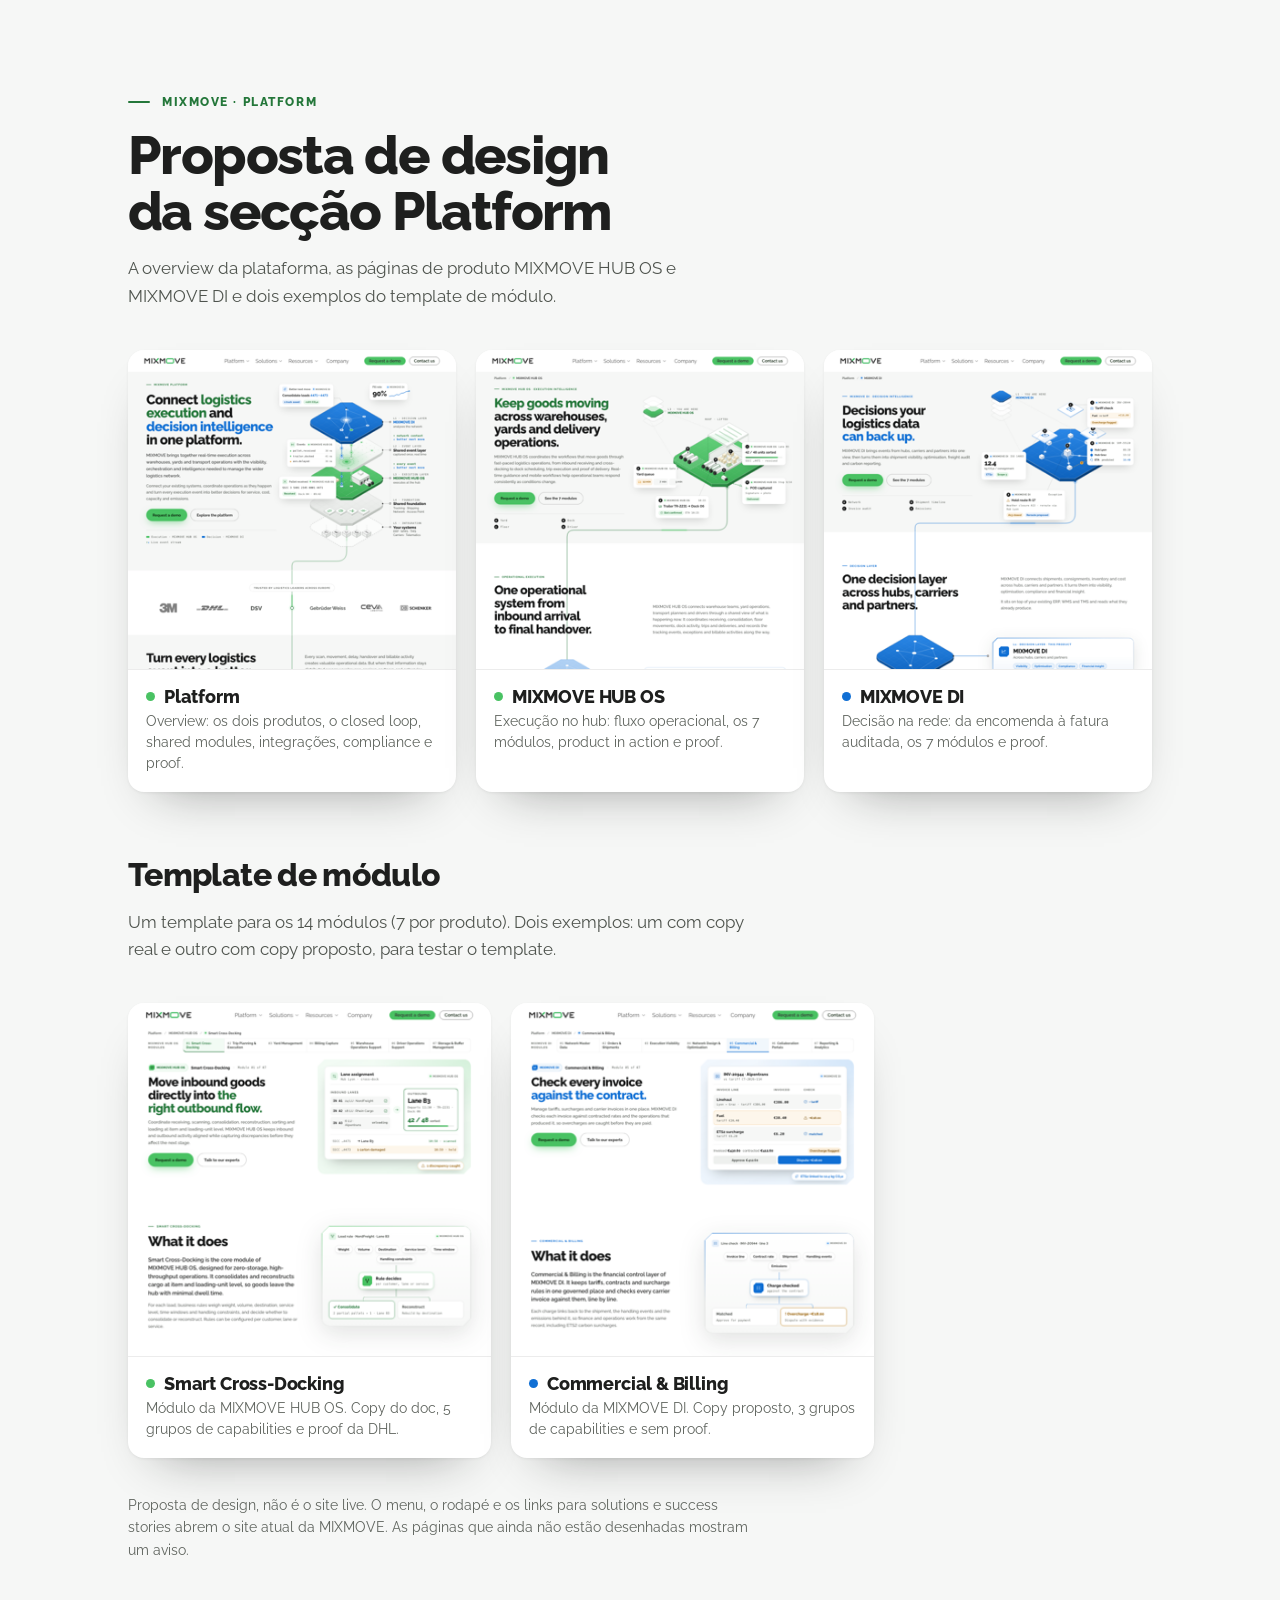
<file: index.html>
<!doctype html>
<html lang="pt">
<head>
<meta charset="utf-8">
<meta name="viewport" content="width=device-width,initial-scale=1">
<meta name="robots" content="noindex, nofollow">
<title>MIXMOVE Platform · proposta de design</title>
<link rel="stylesheet" href="tokens.css">
<style>
*{box-sizing:border-box;margin:0;padding:0}
body{font-family:var(--font);background:var(--gray-50);color:var(--ink-900);-webkit-font-smoothing:antialiased}
.wrap{max-width:1120px;margin:0 auto;padding:clamp(40px,7vw,88px) clamp(16px,5vw,48px)}
.ov{display:inline-flex;align-items:center;gap:12px;font-size:12px;font-weight:800;letter-spacing:.13em;text-transform:uppercase;color:#24773a}
.ov::before{content:"";width:22px;height:2px;border-radius:2px;background:currentColor}
h1{margin-top:18px;font-weight:800;font-size:clamp(32px,4.4vw,54px);line-height:1.04;letter-spacing:-.03em;max-width:18ch;text-wrap:balance}
p.lede{margin-top:16px;max-width:62ch;color:#4f544e;font-size:17px;line-height:1.6}
.grid{margin-top:40px;display:grid;grid-template-columns:repeat(3,minmax(0,1fr));gap:20px}
a.card{display:block;background:#fff;border-radius:16px;overflow:hidden;color:inherit;text-decoration:none;
  box-shadow:0 1px 3px rgba(20,22,20,.06),0 24px 50px -30px rgba(20,22,20,.45);transition:transform .2s}
a.card:hover{transform:translateY(-3px)}
a.card img{display:block;width:100%;height:auto;border-bottom:1px solid rgba(20,22,20,.08)}
.card b{display:flex;align-items:center;gap:9px;padding:16px 18px 4px;font-size:18px;font-weight:800;letter-spacing:-.01em}
.card i{width:9px;height:9px;border-radius:50%;background:#49c263}.card i.di{background:#106fd4}
.card span{display:block;padding:0 18px 18px;color:#5f645e;font-size:14px;line-height:1.5}
.note{margin-top:36px;font-size:14px;color:#5f645e;max-width:70ch;line-height:1.6}
.sub{margin-top:64px;font-weight:800;font-size:clamp(24px,2.6vw,32px);letter-spacing:-.02em}
.lede--sm{font-size:16px;margin-top:10px}
.grid--2{grid-template-columns:repeat(2,minmax(0,1fr));max-width:746px}
@media(max-width:820px){.grid,.grid--2{grid-template-columns:1fr}}
</style>
</head>
<body>
<main class="wrap">
  <span class="ov">MIXMOVE · Platform</span>
  <h1>Proposta de design da secção Platform</h1>
  <p class="lede">A overview da plataforma, as páginas de produto MIXMOVE HUB OS e MIXMOVE DI e dois exemplos do template de módulo.</p>
  <div class="grid">
    <a class="card" href="platform.html"><img src="assets/thumbs/final-platform.png" alt="Página /platform"><b><i></i>Platform</b><span>Overview: os dois produtos, o closed loop, shared modules, integrações, compliance e proof.</span></a>
    <a class="card" href="hub-os.html"><img src="assets/thumbs/final-hub-os.png" alt="Página MIXMOVE HUB OS"><b><i></i>MIXMOVE HUB OS</b><span>Execução no hub: fluxo operacional, os 7 módulos, product in action e proof.</span></a>
    <a class="card" href="di.html"><img src="assets/thumbs/final-di.png" alt="Página MIXMOVE DI"><b><i class="di"></i>MIXMOVE DI</b><span>Decisão na rede: da encomenda à fatura auditada, os 7 módulos e proof.</span></a>
  </div>
  <h2 class="sub">Template de módulo</h2>
  <p class="lede lede--sm">Um template para os 14 módulos (7 por produto). Dois exemplos: um com copy real e outro com copy proposto, para testar o template.</p>
  <div class="grid grid--2">
    <a class="card" href="smart-cross-docking.html"><img src="assets/thumbs/module-scd.png" alt="Módulo Smart Cross-Docking"><b><i></i>Smart Cross-Docking</b><span>Módulo da MIXMOVE HUB OS. Copy do doc, 5 grupos de capabilities e proof da DHL.</span></a>
    <a class="card" href="commercial-billing.html"><img src="assets/thumbs/module-cb.png" alt="Módulo Commercial &amp; Billing"><b><i class="di"></i>Commercial &amp; Billing</b><span>Módulo da MIXMOVE DI. Copy proposto, 3 grupos de capabilities e sem proof.</span></a>
  </div>
  <p class="note">Proposta de design, não é o site live. O menu, o rodapé e os links para solutions e success stories abrem o site atual da MIXMOVE. As páginas que ainda não estão desenhadas mostram um aviso.</p>
</main>
</body>
</html>
</file>
<file: tokens.css>
/* ============================================================
   MIXMOVE — Platform — design tokens (variables only)
   ------------------------------------------------------------
   Values are the brand tokens used across the Solutions and
   Case Studies builds (extracted from Figma "Page-Test").
   This file deliberately defines NO element or class rules:
   the production Webflow stylesheet already owns generic names
   (.display, .container, .card, .btn …) and would collide.
   Every page class is prefixed `pf-`.
   ============================================================ */
@import url('https://fonts.googleapis.com/css2?family=Raleway:ital,wght@0,400;0,500;0,600;0,700;0,800;0,900;1,400&display=swap');

:root{
  /* Ink + neutrals */
  --ink-950:#161717;
  --ink-900:#1e1f1e;
  --ink-800:#242625;
  --ink-700:#2c2e2d;
  --gray-50:#f6f7f6;
  --gray-100:#eef0ee;
  --gray-200:#dde0dd;
  --gray-300:#c5c9c5;
  --gray-400:#9ba09b;
  --gray-500:#71776f;
  --gray-600:#565b55;
  --white:#ffffff;

  /* Brand green (MIXMOVE HUB OS + brand accent) */
  --green-500:#49c263;   /* numbers, buttons, accents on dark */
  --green-700:#2e8c44;   /* small text / links on light (AA) */
  --green-900:#0e220e;   /* text on a green button */
  --green-deep:#255525;
  --green-soft:rgba(73,194,99,.12);
  --green-line:rgba(73,194,99,.32);

  /* MIXMOVE DI blue */
  --blue-500:#106fd4;
  --blue-400:#3d93ea;    /* DI blue on dark backgrounds */
  --blue-soft:rgba(16,111,212,.12);
  --blue-line:rgba(16,111,212,.34);

  --cream:#fef3d0;

  /* Text */
  --text-on-dark:#f4f5f2;
  --text-on-dark-dim:rgba(244,245,242,.66);
  --text-on-light:var(--ink-900);
  --text-on-light-dim:#5b5f5b;
  --line-dark:rgba(255,255,255,.10);
  --line-light:rgba(20,22,20,.10);

  /* Type */
  --font:'Raleway','Raleway Variablefont Wght',-apple-system,BlinkMacSystemFont,'Segoe UI',sans-serif;
  --mono:ui-monospace,SFMono-Regular,"SF Mono",Menlo,monospace;

  /* Layout — production values (Relume): container-large 80rem, gutter 5%, nav 6rem fixed */
  --nav-h:6rem;
  --container:80rem;

  /* Signature chamfer (top-left + bottom-right). Use with .pf-cut */
  --corner-tl:url("data:image/svg+xml,%3Csvg xmlns='http://www.w3.org/2000/svg' viewBox='0 0 34 34'%3E%3Cpath d='M32,0L34,0L34,34L0,34L0,32Z'/%3E%3C/svg%3E");
  --corner-br:url("data:image/svg+xml,%3Csvg xmlns='http://www.w3.org/2000/svg' viewBox='0 0 34 34'%3E%3Cpath d='M0,0L34,0L34,2L2,34L0,34Z'/%3E%3C/svg%3E");
  --sq:linear-gradient(#000,#000);
}

/* The one shared helper: chamfered corners via mask.
   Set --cut on the element (default 28px). A masked surface cannot cast an
   outer box-shadow — hang shadows on a wrapper (filter:drop-shadow works on
   the wrapper) or use an inset ring. For a 1px outline that follows the
   diagonal, nest two .pf-cut layers (outer = line colour + padding:1px). */
.pf-cut{
  --cut:28px;
  border-radius:0 var(--cut) 0 var(--cut);
  -webkit-mask-image:var(--corner-tl),var(--corner-br),var(--sq),var(--sq);
          mask-image:var(--corner-tl),var(--corner-br),var(--sq),var(--sq);
  -webkit-mask-size:calc(var(--cut) + 2px) calc(var(--cut) + 2px),calc(var(--cut) + 2px) calc(var(--cut) + 2px),calc(100% - var(--cut)) calc(100% - var(--cut)),calc(100% - var(--cut)) calc(100% - var(--cut));
          mask-size:calc(var(--cut) + 2px) calc(var(--cut) + 2px),calc(var(--cut) + 2px) calc(var(--cut) + 2px),calc(100% - var(--cut)) calc(100% - var(--cut)),calc(100% - var(--cut)) calc(100% - var(--cut));
  -webkit-mask-position:0 0,100% 100%,100% 0,0 100%;
          mask-position:0 0,100% 100%,100% 0,0 100%;
  -webkit-mask-repeat:no-repeat;mask-repeat:no-repeat;
}
</file>
